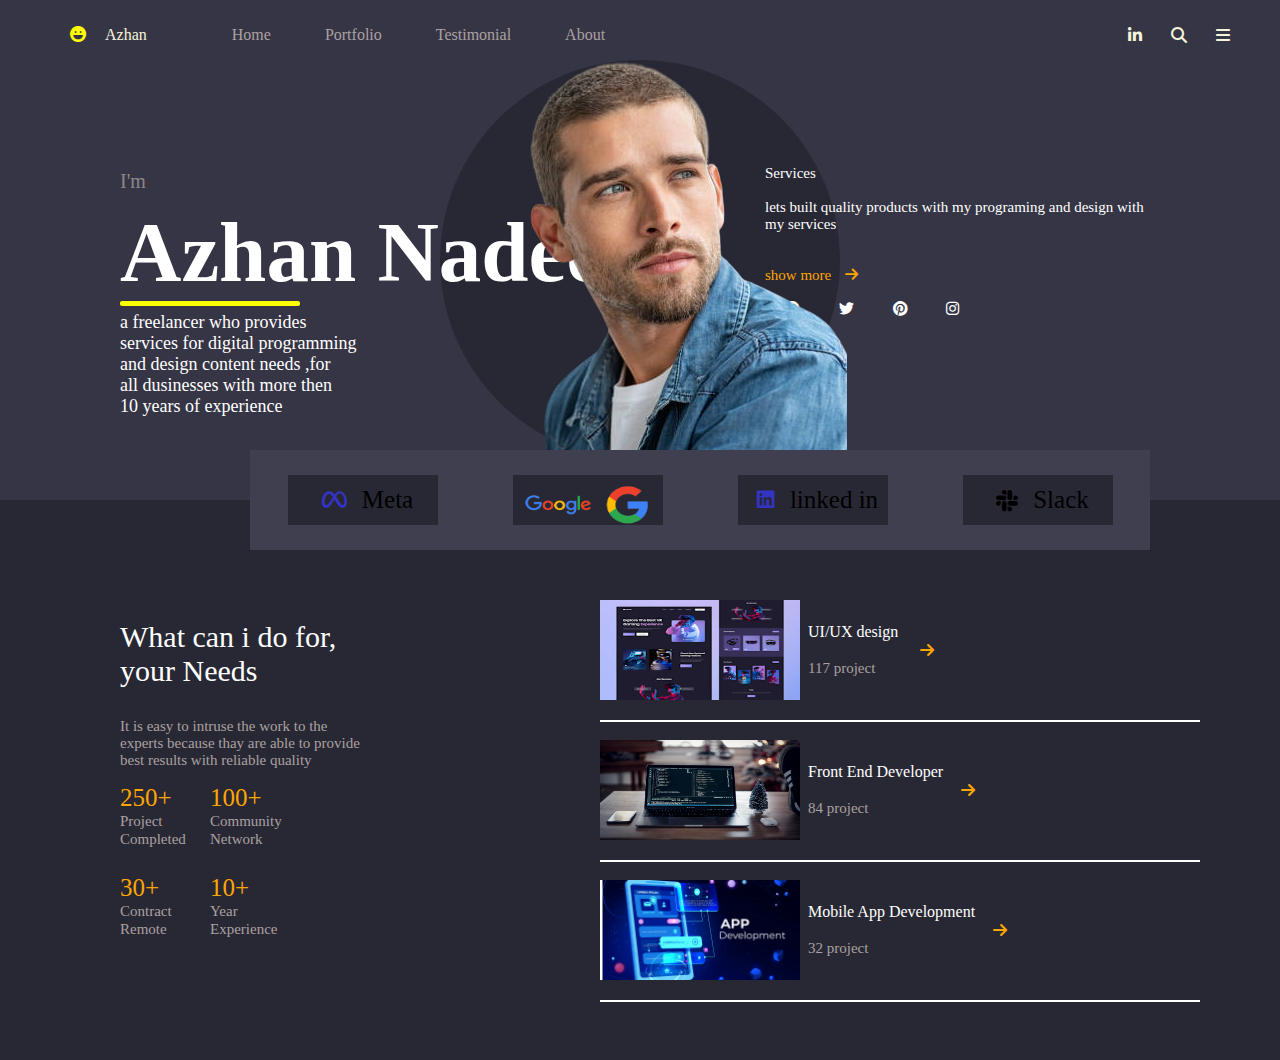
<file: index.html>
<!DOCTYPE html>
<html lang="en">

<head>
    <meta charset="UTF-8">
    <meta http-equiv="refresh" content="IE=google; 1">
    <meta name="viewport" content="width=device-width, initial-scale=1.0">
    <link rel="stylesheet" href="./CV.css" />
    <link rel="stylesheet" href="./css/all.css">
    <title>Portfolio</title>
</head>

<body>
    <nav>
        <div class="logo"><i class="fa-solid fa-face-laugh"></i>&nbsp;
            <p>Azhan</p>
        </div>
        <div class="list">
            <a href="" class="opt">Home</a>
            <a href="" class="opt">Portfolio</a>
            <a href="" class="opt">Testimonial</a>
            <a href="" class="opt">About</a>
        </div>
        <div class="navend"> &nbsp;
            <i class="fa-brands fa-linkedin-in"></i>&nbsp;
            <i class="fa-solid fa-magnifying-glass"></i>&nbsp;
            <i class="fa-solid fa-bars"></i>
        </div>
    </nav>
    <div class="body">
        <div class="box1">
            <p>
            <p id="im">I'm</p>
            <span class="span">Azhan Nadeem</span><br>
            <div class="uline"></div>
            <span id="font">
                a freelancer who provides<br> services for digital programming<br>
                and design content needs ,for<br> all dusinesses with more then<br> 10 years of experience</span>
            </p>
        </div>
        <div class="box2">
            <div class="imgcir">
            </div>

        </div>

        <div class="box3">
            <p> Services<br><br>
                lets built quality products with my programing and design with my services
                <br><br>
            <p id="arrow"> show more <i class="fa-solid fa-arrow-right"></i></p>
            <i class="fa-brands fa-facebook"></i>
            <i class="fa-brands fa-twitter"></i>
            <i class="fa-brands fa-pinterest"></i>
            <i class="fa-brands fa-instagram"></i>
            </p>
        </div>
        <div class="pic">
            <img src="./pot-removebg-preview.png">
        </div>
    </div>
    <div class="midbox">
        <div class="mid b1"><i class="fa-brands fa-meta"></i>Meta</div>
        <div class="mid b2"><img src="./log_g-removebg-preview.png"></div>
        <div class="mid b3"><i class="fa-brands fa-linkedin"></i>linked in</div>
        <div class="mid b4"><i class="fa-brands fa-slack"></i>Slack</div>
    </div>
    <div class="lastbody">
        <div class="leftb">
            <div class="wh">
                <p>What can i do for,<br> your Needs</p>
            </div>
            <div>
                <p id="f">It is easy to intruse the work to the <br>
                    experts because thay are able to provide <br>
                    best results with reliable quality
                </P>
            </div>
            <div class="xp">
                <div>
                    <span id="or">250+ <br></span>
                    <span id="f">Project Completed</span>
                </div>
                <div>
                    <span id="or"> 100+<br></span>
                    <span id="f">Community Network</span>
                </div>
                <div>
                    <span id="or">30+ <br></span>
                    <span id="f">Contract Remote</span>
                </div>
                <div>
                    <span id="or">10+ <br></span>
                    <span id="f"> Year Experience</span>
                </div>
            </div>
        </div>
        <div class="rightb">
            <div class="container">
                <img src="./UIUX.jpg" alt="Pic">&nbsp;&nbsp;<span id="white">UI/UX design<br><br><span id="f">117 project</span></span>&nbsp;&nbsp;&nbsp;<i id="yel" class="fa-solid fa-arrow-right"></i> 
            </div>
            <br>
            <div class="container" >
                <img src="./front end.jpg" alt="Pic">&nbsp;&nbsp;<span id="white">Front End Developer<br><br><span id="f">84 project</span></span>&nbsp;&nbsp;<i id="yel" class="fa-solid fa-arrow-right"></i>
            </div>
            <br>
            <div class="container">
                <img src="./appdev.png" alt="Pic">&nbsp;&nbsp;<span id="white">Mobile App Development<br><br><span id="f">32 project</span> </span>&nbsp;&nbsp;<i id="yel" class="fa-solid fa-arrow-right"></i>
            </div>
        </div>
    </div>

</body>

</html>
</file>
<file: CV.css>
body{
    background-color:#363545;
    margin:0;
}
nav{
    display:flex;
    position:sticky;
    align-items:baseline;
    background-color: #363545;
    padding-top: 10px;
}
nav p,.navend{
    color: beige;
}
.list{
    margin-left: 60px;
}
.navend{
    display :flex;
    flex:1;
    justify-content: flex-end;
    margin:5px 35px 5px 2px;
    align-self:center;
}
.fa-brands,.fa-solid{
       margin:2px 15px 2px 10px;
       cursor: grab;
}
.fa-face-laugh{
    color: yellow;
}
.opt{
   text-decoration: none;
   display:inline-block;
   padding: 10px 25px;
   color:#aaa1a1;
} 
.opt:hover{
    color:white;
}
.logo{
    margin-left: 60px;
    display:flex;
    align-items:baseline;
}

                     /* Nav style end*/ 

.body{
    background-color: #363545;
    display:flex;
    justify-content:space-around;
    align-items: baseline;
    height: 440px;
    /* flex-wrap: wrap ; */
    /* position:none; */
    /* gap:0px 500px; */
    /* align-items:first baseline; */
}
.box1{
    margin:30px;
    padding: 60px;
    /* background-color: green; */
    /* display:flex;
    justify-content: flex-start;
    align-items: flex-start; */
    max-height: 400px;
    max-width: 600px;
    position:absolute;
    z-index:2;
    left: 30px;
    color: white;
}
#im{
    color:#8d8787;
    font-family: Cambria, Cochin, Georgia, Times, 'Times New Roman', serif;
    font-size: 20px;
    font-stretch: extra-expanded;
    margin-bottom: 10px;
}
.uline{
    background-color: yellow;
    height:5px;
    width:180px;
    margin-bottom: 6px;
    border-radius: 2px;
}
#font{
    font-size:18px;
    text-align: right;
}
.span{
    font-weight: bold;
    color:white;
    font-size: 85px;
}  
.box2{
    position:absolute;
    z-index:1;
    
}                
.imgcir{
    display:flex;
    background-color: #282834;
    height:400px;
    width: 400px; 
    border-radius:50%;
    /* padding:30px; */
    /* align-items:center; */
    /* align-self: center; */
    /* margin:50px 50px 50px; */
    /* position: absolute;*/
    /*z-index:1;*/
} 
 /* .pic{
    position:absolute;
    z-index:4;
    height:450px;
    width:480px; 
    margin:250px 2000px 0px 0px; 
    align-self: center;
    left:400px;
    display:flex;
    max-width:300px ;
    max-height: 300px;
 } */
.box3{
    margin:30px;
    padding:60px;
    max-height: 400px;
    max-width: 400px;
    position:absolute;
    z-index: 3;
    right:25px;
    font-size: 15px;
    color:white;
    /* background-color: orange; */
    /* display:flex;
    justify-content: flex-start;
    align-items: flex-start; */
}
#arrow{
    color:orange;
    cursor:grab;
}
.fa-facebook,.fa-twitter ,.fa-pinterest,.fa-instagram{
    padding-left: 10px
}
.pic{
    position:absolute;
    z-index:4;
    height:450px;
    width:480px;
    margin-right: 330px;
}
.midbox{
    width: 900px;
    height: 100px;
    background-color: #403f4f ;
    display:flex;
    justify-content: space-around;
    position:absolute;
    z-index:6;
    left:250px;
    top:450px;
}
.mid{
    height: 50px;
    width: 150px;
    background-color: #282834;
    margin-top: 25px;
}
.b1,.b3,.b4{
    display:flex;
    justify-content: center;
    align-items: center;
    font-size: 25px;
}
.fa-meta,.fa-linkedin{
    color: rgb(52, 52, 196);
    font-size: 20px;
}
.b2{
    object-fit: cover;
    display:flex;
    justify-content: center;

}
div .b2 img{
    width:100%; 
    height:60px;
}
.lastbody{
    display: grid;
    grid-template-columns:400px 800px ;
    grid-template-rows:300px ;
    width: 100%;
    height:560px;
    object-fit: cover;
    position:absolute;
    z-index:5;
    background-color: #282834;
}
#or{
    color: orange;
    font-size: 25px;
}
.leftb{
    margin: 90px 0px 0px 120px;

}
.wh{
    color: white;
    font-size:30px;
}
.xp{
    display:grid;
    grid-template-columns: 90px 90px;
    grid-template-rows: 90px;
}
.rightb{
    display: flex;
    flex-direction: column;
    justify-content:  baseline;
    margin: 100px 0px 0px 200px;
    /* max-width:850px; */
    /* background-color: crimson; */
    /* al: center; */
    /* grid-area:3fr/1fr/3fr/1fr; */
    /* justify-self: baseline;*/
    /* align-self: center; */
}
#yel{
    color:orange;
    /* display: flex;
    justify-self: end; */
}
.rightb div img{
    width:200px;
    height: 100px;
}
.container{
    display:flex;
    align-items: center;
    border-bottom: 2px solid white;
    padding-bottom: 20px;
}
#white{
    color: white;
}
#f{
    font-size: 15px;
    color: #aaa1a1;
}
</file>
